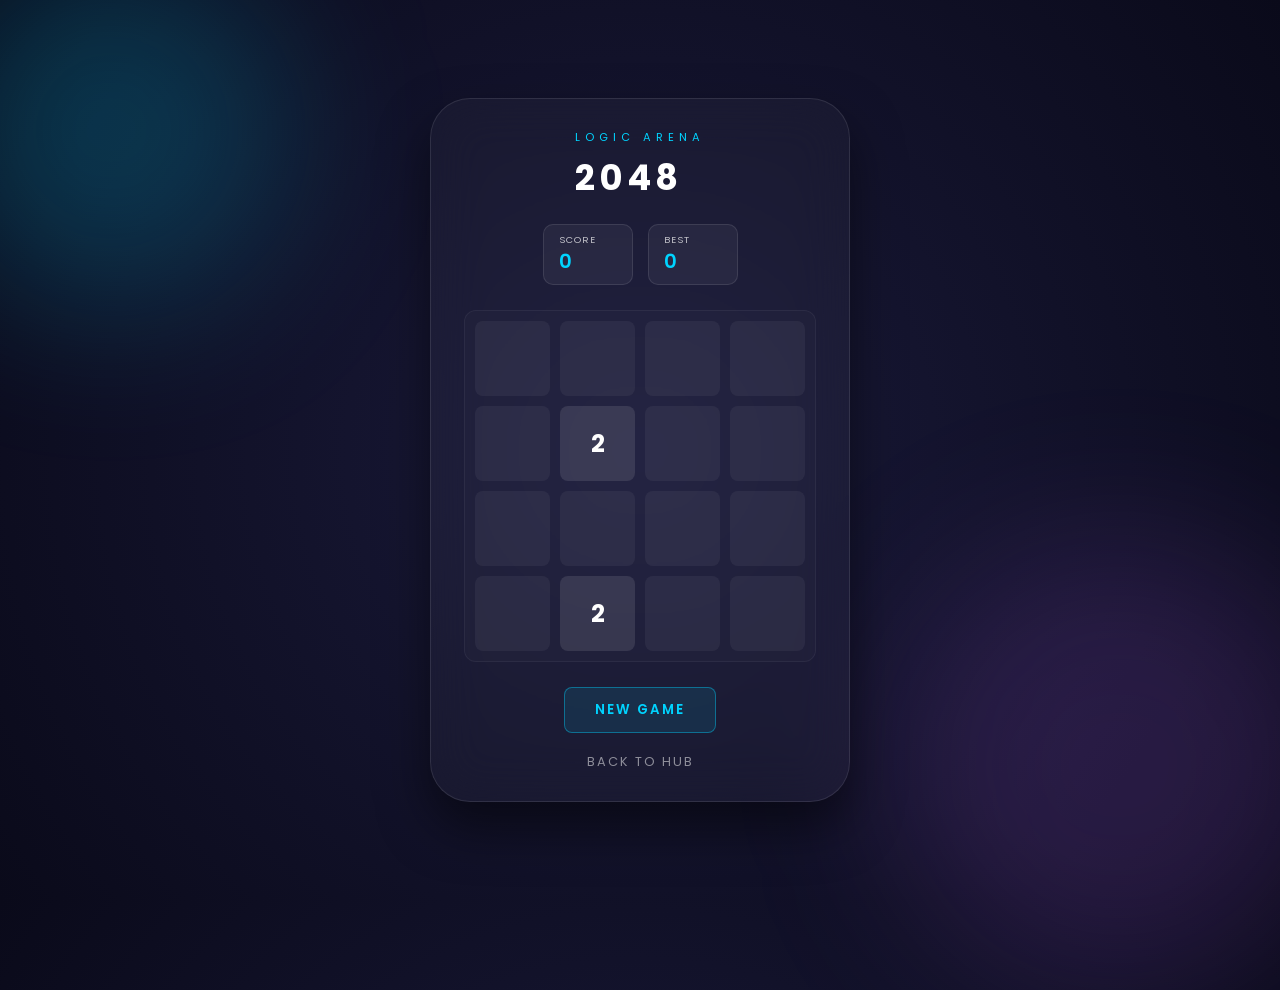
<file: 2048/index.html>
<!DOCTYPE html>
<html lang="en">
<head>
    <meta charset="UTF-8">
    <meta name="viewport" content="width=device-width, initial-scale=1.0">
    <title>2048 Arena</title>
    <link rel="stylesheet" href="style.css">
    <link href="https://fonts.googleapis.com/css2?family=Poppins:wght@300;600&display=swap" rel="stylesheet">
</head>
<body>
    <div class="background-decor">
        <div class="circle circle-1"></div>
        <div class="circle circle-2"></div>
    </div>

    <div class="glass-container">
        <header>
            <p class="subtitle">Logic Arena</p>
            <h1>2048</h1>
        </header>

        <div class="score-container">
            <div class="score-box">
                <p>SCORE</p>
                <span id="score">0</span>
            </div>
            <div class="score-box">
                <p>BEST</p>
                <span id="best-score">0</span>
            </div>
        </div>

        <div class="grid" id="grid">
            </div>

        <div class="controls">
            <button id="reset-btn" onclick="startGame()">New Game</button>
        </div>

        <div class="nav-container">
            <a href="../index.html" class="return-btn">Back to Hub</a>
        </div>
    </div>

    <div id="game-over" class="overlay hide">
        <h2 id="over-msg">Game Over!</h2>
        <button class="retry-btn" onclick="startGame()">Try Again</button>
    </div>

    <script src="app.js"></script>
</body>
</html>
</file>
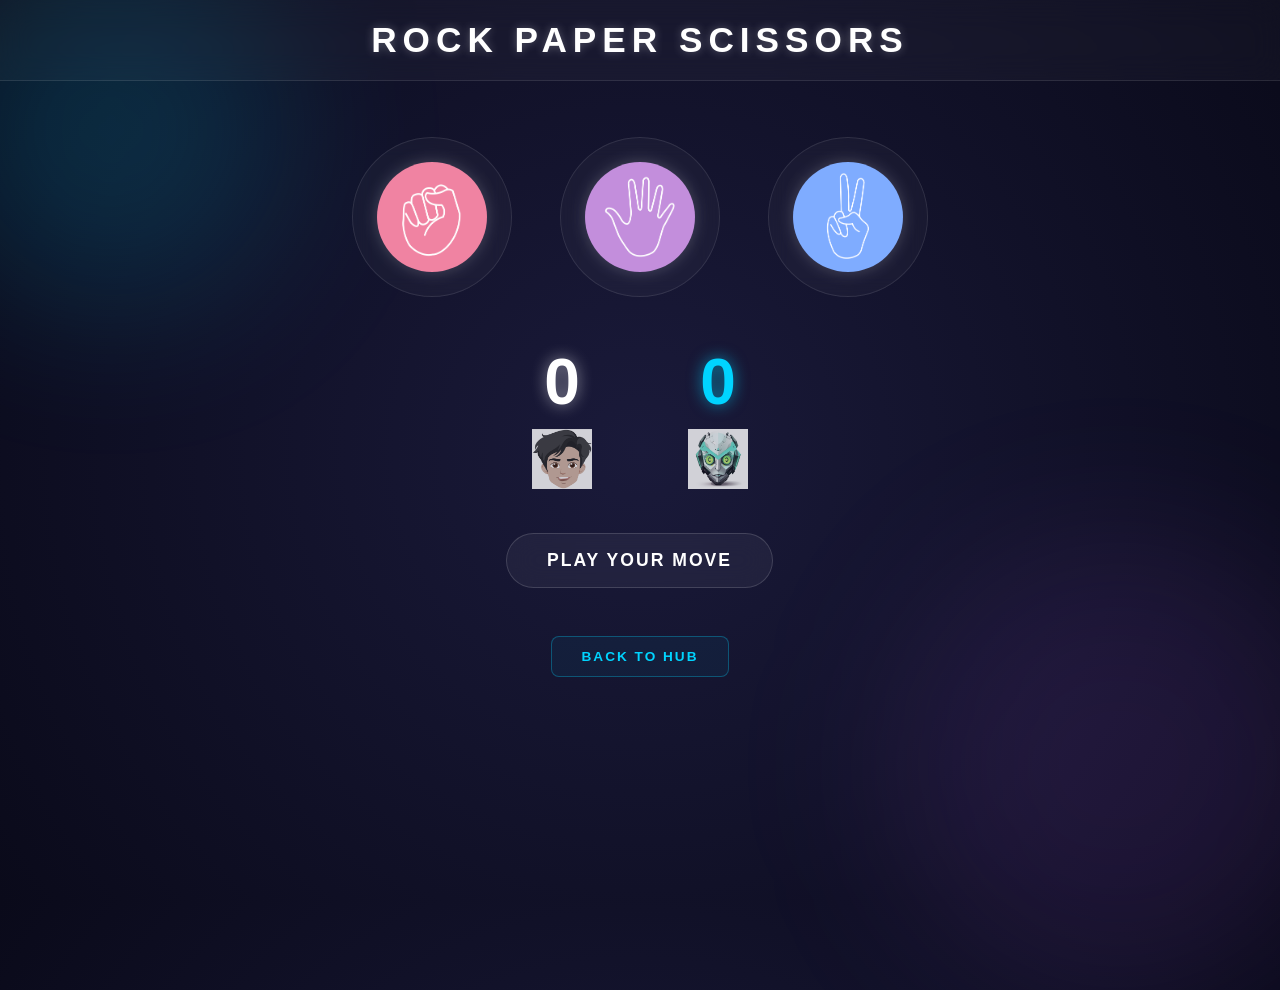
<file: rps/index.html>
<!DOCTYPE html>
<html lang="en">
<head>
    <meta charset="UTF-8">
    <meta name="viewport" content="width=device-width, initial-scale=1.0">
    <title>Rock Paper Scissors</title>
    <link rel="stylesheet" href="style.css">
</head>
<body>
    <div class="background-decor">
        <div class="circle circle-1"></div>
        <div class="circle circle-2"></div>
    </div>

    <h1>Rock Paper Scissors</h1>
    
    <main>
        <div class="choices">
            <div class="choice" id="rock">
                <img src="./images/rock.png"> 
            </div>
            <div class="choice" id="paper">
                <img src="./images/paper.png"> 
            </div>
            <div class="choice" id="scissors">
                <img src="./images/scissors.png"> 
            </div>
        </div>

        <div class="score-board">
            <div class="score">
                <p id="user-score">0</p>
                <img src="./images/man.png"> 
            </div>
            <div class="score">
                <p id="comp-score">0</p>
                <img src="./images/com.png"> 
            </div>
        </div>

        <div class="message-container">
            <p id="msg">Play your move</p>
        </div>

        <div class="nav-container">
            <a href="../index.html" class="return-btn">Back to Hub</a>
        </div>
    </main>

    <script src="app.js"></script>
</body>
</html>
</file>
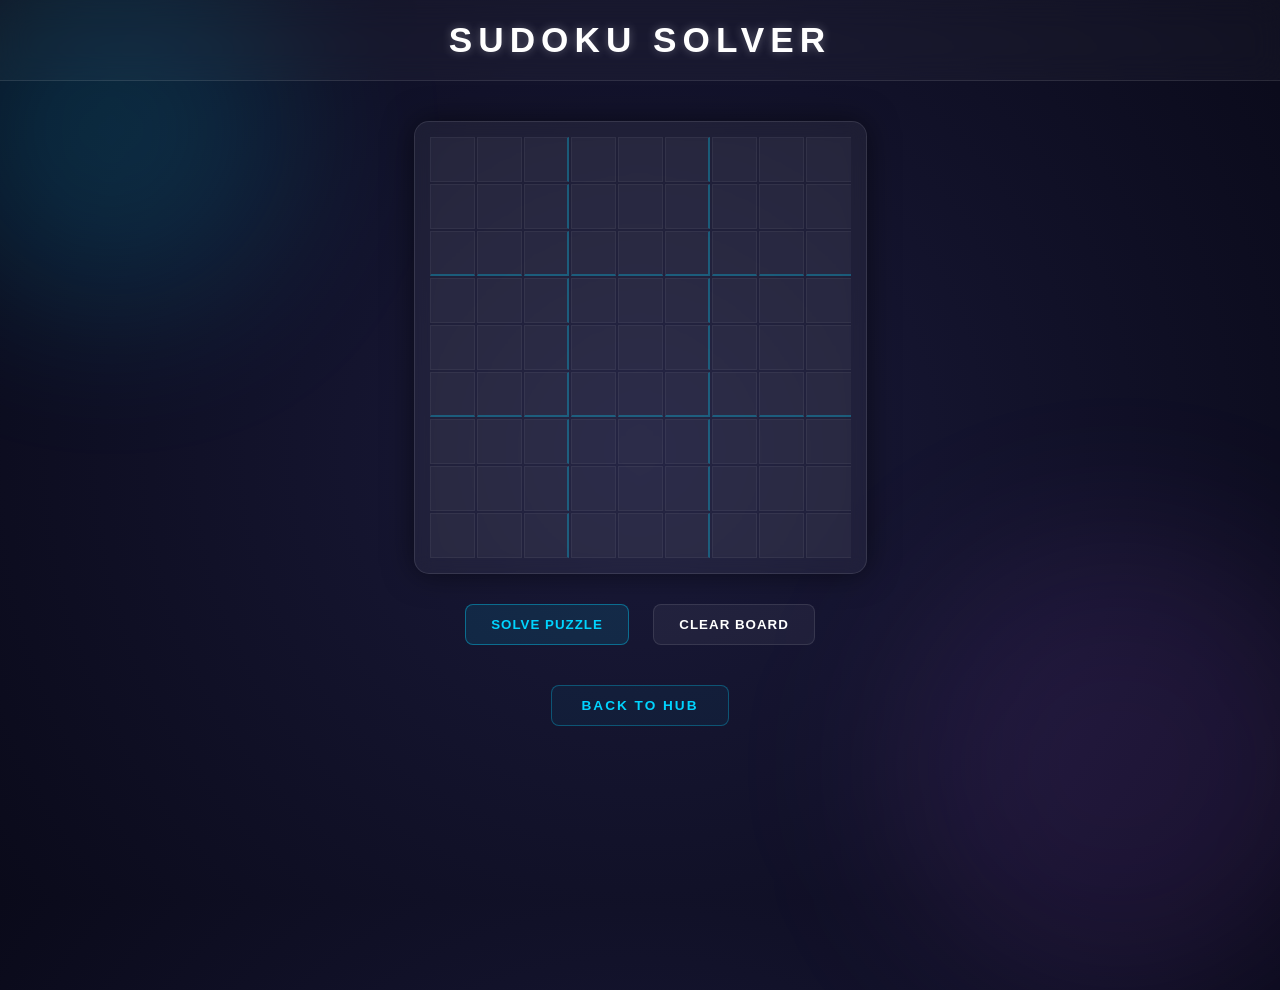
<file: sudoku/index.html>
<!DOCTYPE html>
<html lang="en">
<head>
    <meta charset="UTF-8">
    <meta name="viewport" content="width=device-width, initial-scale=1.0">
    <title>Sudoku Solver</title>
    <link rel="stylesheet" href="style.css">
</head>
<body>
    <div class="background-decor">
        <div class="circle circle-1"></div>
        <div class="circle circle-2"></div>
    </div>

    <h1>Sudoku Solver</h1>

    <div class="board" id="board"></div>

    <div class="controls">
        <button class="solve-btn" onclick="solveSudoku()">Solve Puzzle</button>
        <button class="clear-btn" onclick="clearBoard()">Clear Board</button>
    </div>

    <div class="nav-container">
        <a class="return-btn" href="../index.html">Back to Hub</a>
    </div>

    <script src="app.js"></script>
</body>
</html>
</file>
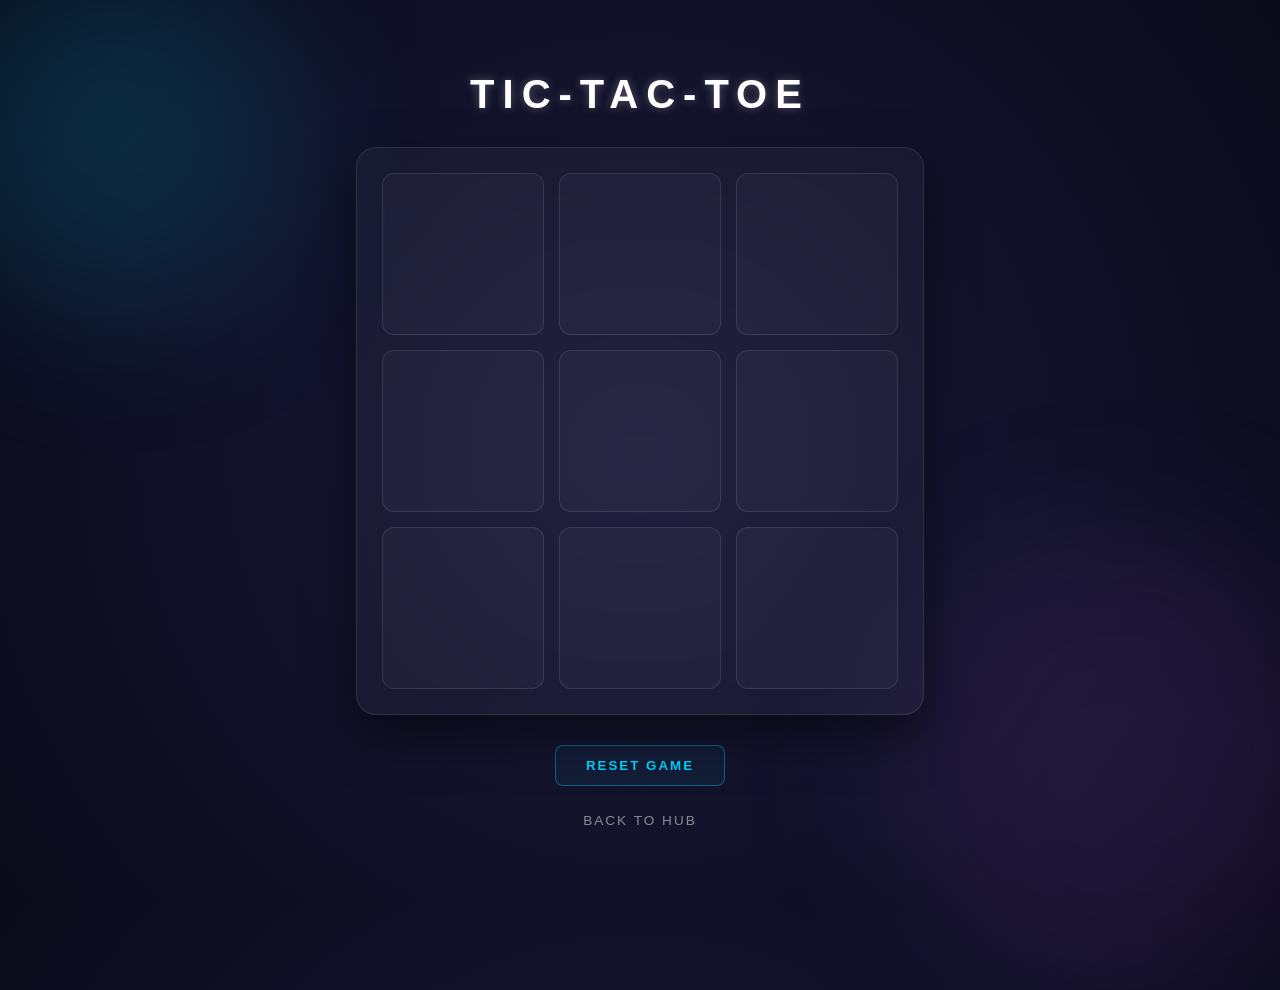
<file: ttt/index.html>
<!DOCTYPE html>
<html lang="en">
<head>
    <meta charset="UTF-8">
    <meta name="viewport" content="width=device-width, initial-scale=1.0">
    <title>Tic-Tac-Toe Arena</title>
    <link rel="stylesheet" href="style.css">
</head>
<body>
    <div class="background-decor">
        <div class="circle circle-1"></div>
        <div class="circle circle-2"></div>
    </div>

    <div class="msg-container hide">
        <p id="msg">Winner</p>
        <button id="newBtn">New Game</button>
    </div>

    <div class="hidek">
        <h1>Tic-Tac-Toe</h1>
        <div class="container">
            <div class="game">
                <button class="box"></button>
                <button class="box"></button>
                <button class="box"></button>
                <button class="box"></button>
                <button class="box"></button>
                <button class="box"></button>
                <button class="box"></button>
                <button class="box"></button>
                <button class="box"></button>
            </div>
        </div>
        
        <button id="reset-btn">Reset Game</button>

        <div class="nav-container">
            <a href="../index.html" class="return-btn">Back to Hub</a>
        </div>
    </div>

    <script src="app.js"></script>
</body>
</html>
</file>
<file: 2048/style.css>
* {
    margin: 0;
    padding: 0;
    box-sizing: border-box;
    font-family: 'Poppins', sans-serif;
}

body {
    background: #0a0a1a;
    background: radial-gradient(circle at center, #1a1a3a 0%, #0a0a1a 100%);
    min-height: 100vh;
    display: flex;
    justify-content: center;
    align-items: center;
    color: white;
    overflow: hidden;
}

/* --- BACKGROUND DECOR --- */
.background-decor .circle {
    position: absolute;
    border-radius: 50%;
    filter: blur(80px);
    z-index: -1;
}
.circle-1 { width: 350px; height: 350px; top: -5%; left: -5%; background: rgba(0, 212, 255, 0.2); }
.circle-2 { width: 450px; height: 450px; bottom: -10%; right: -5%; background: rgba(186, 104, 255, 0.15); }

/* --- RECTIFIED CONTAINER --- */
.glass-container {
    background: rgba(255, 255, 255, 0.03);
    backdrop-filter: blur(25px);
    border: 1px solid rgba(255, 255, 255, 0.1);
    border-radius: 40px;
    padding: 30px 50px;
    display: flex;
    flex-direction: column;
    align-items: center;
    box-shadow: 0 25px 50px rgba(0, 0, 0, 0.5);
    width: 420px;
}

.subtitle { font-size: 0.7rem; text-transform: uppercase; letter-spacing: 5px; color: #00d4ff; margin-bottom: 5px; }
h1 { font-size: 2.2rem; margin-bottom: 20px; letter-spacing: 4px; text-transform: uppercase; }

/* --- SCORE --- */
.score-container {
    display: flex;
    justify-content: center;
    gap: 15px;
    margin-bottom: 25px;
}
.score-box {
    background: rgba(255, 255, 255, 0.05);
    padding: 8px 15px;
    border-radius: 10px;
    border: 1px solid rgba(255, 255, 255, 0.1);
    min-width: 90px;
}
.score-box p { font-size: 0.6rem; letter-spacing: 1px; opacity: 0.7; }
.score-box span { font-size: 1.2rem; font-weight: 600; color: #00d4ff; }

/* --- GRID (Fixed collapse) --- */
.grid {
    display: grid;
    grid-template-columns: repeat(4, 75px);
    grid-template-rows: repeat(4, 75px);
    gap: 10px;
    background: rgba(255, 255, 255, 0.02);
    padding: 10px;
    border-radius: 12px;
    border: 1px solid rgba(255, 255, 255, 0.05);
}

.cell {
    width: 75px;
    height: 75px;
    background: rgba(255, 255, 255, 0.05);
    border-radius: 8px;
    display: flex;
    justify-content: center;
    align-items: center;
    font-size: 1.5rem;
    font-weight: 700;
    transition: transform 0.1s, background 0.2s;
}

/* --- TILE GLOWS --- */
.tile-2 { background: rgba(255, 255, 255, 0.1); color: #fff; }
.tile-4 { background: rgba(255, 255, 255, 0.2); color: #fff; box-shadow: 0 0 10px rgba(255,255,255,0.2); }
.tile-8 { background: rgba(0, 212, 255, 0.1); color: #00d4ff; border: 1px solid #00d4ff; }
.tile-16 { background: rgba(0, 212, 255, 0.2); color: #00d4ff; box-shadow: 0 0 15px rgba(0, 212, 255, 0.4); }
.tile-32 { background: rgba(0, 212, 255, 0.3); color: #00d4ff; box-shadow: 0 0 20px rgba(0, 212, 255, 0.6); }
.tile-64 { background: #00d4ff; color: #0a0a1a; box-shadow: 0 0 25px rgba(0, 212, 255, 0.8); }

/* --- RECTIFIED ALIGNMENT FOR BUTTONS --- */
.controls { width: 100%; display: flex; justify-content: center; }

#reset-btn {
    margin-top: 25px;
    padding: 12px 30px;
    border-radius: 8px;
    border: 1px solid rgba(0, 212, 255, 0.4);
    background: rgba(0, 212, 255, 0.1);
    color: #00d4ff;
    cursor: pointer;
    text-transform: uppercase;
    font-weight: 600;
    letter-spacing: 2px;
    transition: 0.3s;
}

#reset-btn:hover {
    background: #00d4ff;
    color: #0a0a1a;
    box-shadow: 0 0 20px rgba(0, 212, 255, 0.5);
}

.nav-container {
    width: 100%;
    margin-top: 20px;
    display: flex;
    justify-content: center;
}

.return-btn {
    text-decoration: none;
    color: rgba(255, 255, 255, 0.5);
    font-size: 0.8rem;
    letter-spacing: 2px;
    text-transform: uppercase;
    transition: 0.3s;
}

.return-btn:hover { color: #00d4ff; }

.overlay { position: fixed; top: 0; left: 0; width: 100%; height: 100%; background: rgba(10, 10, 26, 0.9); display: flex; flex-direction: column; justify-content: center; align-items: center; z-index: 100; }
.hide { display: none !important; }
</file>
<file: rps/style.css>
* {
    margin: 0;
    padding: 0;
    box-sizing: border-box;
    text-align: center;
    font-family: 'Poppins', sans-serif;
}

body {
    /* Deep space radial gradient matching Chess Arena */
    background: #0a0a1a;
    background: radial-gradient(circle at center, #1a1a3a 0%, #0a0a1a 100%);
    min-height: 100vh;
    color: white;
    overflow-x: hidden;
    display: flex;
    flex-direction: column;
    align-items: center;
}

/* --- BACKGROUND DECOR --- */
.background-decor .circle {
    position: absolute;
    border-radius: 50%;
    filter: blur(80px);
    z-index: -1;
}

.circle-1 { 
    width: 350px; height: 350px; 
    top: -5%; left: -5%; 
    background: rgba(0, 212, 255, 0.15); 
}

.circle-2 { 
    width: 450px; height: 450px; 
    bottom: -10%; right: -5%; 
    background: rgba(186, 104, 255, 0.1); 
}

/* --- HEADER --- */
h1 {
    width: 100%;
    background: rgba(255, 255, 255, 0.03);
    backdrop-filter: blur(15px);
    -webkit-backdrop-filter: blur(15px);
    line-height: 5rem;
    font-size: 2.2rem;
    letter-spacing: 6px;
    text-transform: uppercase;
    border-bottom: 1px solid rgba(255, 255, 255, 0.1);
    text-shadow: 0 0 10px rgba(255, 255, 255, 0.3);
}

/* --- CHOICES SECTION --- */
.choices {
    display: flex;
    justify-content: center;
    gap: 3rem;
    margin-top: 3.5rem;
}

.choice {
    height: 160px;
    width: 160px;
    border-radius: 50%;
    display: flex;
    justify-content: center;
    align-items: center;
    background: rgba(255, 255, 255, 0.03);
    backdrop-filter: blur(10px);
    border: 1px solid rgba(255, 255, 255, 0.1);
    cursor: pointer;
    transition: 0.4s cubic-bezier(0.175, 0.885, 0.32, 1.275);
}

.choice:hover {
    background: rgba(0, 212, 255, 0.1);
    transform: scale(1.1);
    border: 1px solid rgba(0, 212, 255, 0.6);
    box-shadow: 0 0 30px rgba(0, 212, 255, 0.4), 
                inset 0 0 15px rgba(0, 212, 255, 0.2);
}

.choice img {
    height: 110px;
    width: 110px;
    border-radius: 50%;
    object-fit: cover;
    filter: drop-shadow(0 0 8px rgba(255, 255, 255, 0.2));
}

/* --- SCORE BOARD --- */
.score-board {
    margin-top: 3rem;
    display: flex;
    justify-content: center;
    gap: 6rem;
}

.score img {
    height: 60px;
    width: 60px;
    margin-top: 10px;
    filter: grayscale(0.5) opacity(0.8);
}

#user-score, 
#comp-score {
    font-size: 4rem;
    font-weight: 700;
}

#user-score {
    color: #ffffff;
    text-shadow: 0 0 15px rgba(255, 255, 255, 0.5);
}

#comp-score {
    color: #00d4ff;
    text-shadow: 0 0 15px rgba(0, 212, 255, 0.6);
}

/* --- MESSAGE BOX --- */
.message-container {
    margin-top: 2.5rem;
}

#msg {
    font-size: 1.1rem;
    font-weight: 600;
    text-transform: uppercase;
    letter-spacing: 2px;
    background: rgba(255, 255, 255, 0.05);
    backdrop-filter: blur(15px);
    padding: 1rem 2.5rem;
    border-radius: 50px;
    display: inline-block;
    border: 1px solid rgba(255, 255, 255, 0.15);
    transition: 0.3s ease;
}

/* --- NAVIGATION BUTTON --- */
.nav-container {
    margin-top: 3rem;
    margin-bottom: 2rem;
}

.return-btn {
    text-decoration: none;
    color: #00d4ff;
    font-weight: 600;
    text-transform: uppercase;
    letter-spacing: 2px;
    font-size: 0.85rem;
    padding: 12px 30px;
    border: 1px solid rgba(0, 212, 255, 0.3);
    border-radius: 8px;
    transition: 0.3s;
    display: inline-block;
    background: rgba(0, 212, 255, 0.05);
}

.return-btn:hover {
    background: rgba(0, 212, 255, 0.15);
    box-shadow: 0 0 20px rgba(0, 212, 255, 0.4);
    transform: translateY(-3px);
}
</file>
<file: sudoku/style.css>
* {
    margin: 0;
    padding: 0;
    box-sizing: border-box;
    text-align: center;
    font-family: 'Poppins', sans-serif;
}

body {
    background: #0a0a1a;
    background: radial-gradient(circle at center, #1a1a3a 0%, #0a0a1a 100%);
    min-height: 100vh;
    color: white;
    overflow-x: hidden;
    display: flex;
    flex-direction: column;
    align-items: center;
}

/* --- BACKGROUND DECOR --- */
.background-decor .circle {
    position: absolute;
    border-radius: 50%;
    filter: blur(80px);
    z-index: -1;
}

.circle-1 { 
    width: 350px; height: 350px; 
    top: -5%; left: -5%; 
    background: rgba(0, 212, 255, 0.15); 
}

.circle-2 { 
    width: 450px; height: 450px; 
    bottom: -10%; right: -5%; 
    background: rgba(186, 104, 255, 0.1); 
}

h1 {
    width: 100%;
    background: rgba(255, 255, 255, 0.03);
    backdrop-filter: blur(15px);
    line-height: 5rem;
    font-size: 2.2rem;
    letter-spacing: 6px;
    text-transform: uppercase;
    border-bottom: 1px solid rgba(255, 255, 255, 0.1);
    text-shadow: 0 0 10px rgba(255, 255, 255, 0.3);
    margin-bottom: 20px;
}

/* --- SUDOKU BOARD --- */
.board {
    display: grid;
    grid-template-columns: repeat(9, 45px);
    gap: 2px;
    justify-content: center;
    margin: 20px auto;
    background: rgba(255, 255, 255, 0.05);
    padding: 15px;
    border-radius: 15px;
    backdrop-filter: blur(10px);
    border: 1px solid rgba(255, 255, 255, 0.1);
    box-shadow: 0 0 30px rgba(0, 0, 0, 0.5);
}

.board input {
    width: 45px;
    height: 45px;
    text-align: center;
    font-size: 1.2rem;
    border: 1px solid rgba(255, 255, 255, 0.05);
    background: rgba(255, 255, 255, 0.03);
    color: #00d4ff; /* Neon Cyan numbers */
    font-weight: bold;
    outline: none;
    transition: 0.3s;
}

/* Thicker borders for the 3x3 grids */
.board input:nth-child(3n) { border-right: 2px solid rgba(0, 212, 255, 0.3); }
.board input:nth-child(9n) { border-right: none; }
.board input:nth-child(n+19):nth-child(-n+27),
.board input:nth-child(n+46):nth-child(-n+54) {
    border-bottom: 2px solid rgba(0, 212, 255, 0.3);
}

.board input:focus {
    background: rgba(0, 212, 255, 0.1);
    box-shadow: inset 0 0 10px rgba(0, 212, 255, 0.5);
    color: white;
}

/* --- BUTTONS --- */
button {
    padding: 12px 25px;
    margin: 10px;
    border-radius: 8px;
    border: 1px solid rgba(255, 255, 255, 0.1);
    font-weight: bold;
    text-transform: uppercase;
    letter-spacing: 1px;
    cursor: pointer;
    transition: 0.3s;
}

.solve-btn {
    background: rgba(0, 212, 255, 0.1);
    color: #00d4ff;
    border: 1px solid rgba(0, 212, 255, 0.4);
}

.solve-btn:hover {
    background: #00d4ff;
    color: #0a0a1a;
    box-shadow: 0 0 20px rgba(0, 212, 255, 0.5);
}

.clear-btn {
    background: rgba(255, 255, 255, 0.05);
    color: white;
}

.clear-btn:hover {
    background: rgba(255, 77, 77, 0.2);
    border-color: #ff4d4d;
}

/* --- NAV BUTTON --- */
.nav-container { margin-top: 30px; }

.return-btn {
    text-decoration: none;
    color: #00d4ff;
    font-weight: 600;
    text-transform: uppercase;
    letter-spacing: 2px;
    font-size: 0.85rem;
    padding: 12px 30px;
    border: 1px solid rgba(0, 212, 255, 0.3);
    border-radius: 8px;
    transition: 0.3s;
    display: inline-block;
    background: rgba(0, 212, 255, 0.05);
}

.return-btn:hover {
    background: rgba(0, 212, 255, 0.15);
    box-shadow: 0 0 20px rgba(0, 212, 255, 0.4);
    transform: translateY(-3px);
}
</file>
<file: ttt/style.css>
* {
    margin: 0;
    padding: 0;
    box-sizing: border-box;
    font-family: 'Poppins', sans-serif;
}

body {
    background: #0a0a1a;
    background: radial-gradient(circle at center, #1a1a3a 0%, #0a0a1a 100%);
    min-height: 100vh;
    display: flex;
    justify-content: center;
    align-items: center;
    color: white;
    overflow: hidden;
}

/* --- DECORATIVE ORBS --- */
.background-decor .circle {
    position: absolute;
    border-radius: 50%;
    filter: blur(80px);
    z-index: -1;
}
.circle-1 { width: 350px; height: 350px; top: -5%; left: -5%; background: rgba(0, 212, 255, 0.15); }
.circle-2 { width: 450px; height: 450px; bottom: -10%; right: -5%; background: rgba(186, 104, 255, 0.1); }

/* --- MAIN LAYOUT --- */
.hidek {
    display: flex;
    flex-direction: column;
    align-items: center;
    width: 100%;
}

h1 {
    font-size: 2.5rem;
    letter-spacing: 8px;
    text-transform: uppercase;
    margin-bottom: 30px;
    text-shadow: 0 0 10px rgba(255, 255, 255, 0.3);
}

.game {
    display: grid;
    grid-template-columns: repeat(3, 1fr);
    gap: 15px;
    background: rgba(255, 255, 255, 0.03);
    padding: 25px;
    border-radius: 20px;
    backdrop-filter: blur(15px);
    border: 1px solid rgba(255, 255, 255, 0.1);
    box-shadow: 0 20px 50px rgba(0, 0, 0, 0.5);
}

.box {
    height: 18vmin;
    width: 18vmin;
    border-radius: 12px;
    border: 1px solid rgba(255, 255, 255, 0.1);
    font-size: 8vmin;
    background: rgba(255, 255, 255, 0.03);
    cursor: pointer;
    transition: 0.3s;
}

.box:hover:not(:disabled) {
    background: rgba(0, 212, 255, 0.08);
    border-color: rgba(0, 212, 255, 0.4);
}

/* Player Glow Effects */
.o-glow { color: #ffffff; text-shadow: 0 0 15px rgba(255, 255, 255, 0.8); }
.x-glow { color: #00d4ff; text-shadow: 0 0 15px rgba(0, 212, 255, 0.8); }

/* --- BUTTONS --- */
#reset-btn, #newBtn {
    padding: 12px 30px;
    border-radius: 8px;
    border: 1px solid rgba(0, 212, 255, 0.4);
    background: rgba(0, 212, 255, 0.05);
    color: #00d4ff;
    cursor: pointer;
    margin-top: 30px;
    font-weight: 600;
    text-transform: uppercase;
    letter-spacing: 2px;
    transition: 0.3s;
}

#reset-btn:hover, #newBtn:hover {
    background: rgba(0, 212, 255, 0.15);
    box-shadow: 0 0 20px rgba(0, 212, 255, 0.4);
}

/* --- OVERLAY --- */
.msg-container {
    position: fixed;
    top: 0;
    left: 0;
    width: 100%;
    height: 100%;
    background: rgba(10, 10, 26, 0.95);
    backdrop-filter: blur(10px);
    display: flex;
    flex-direction: column;
    justify-content: center;
    align-items: center;
    z-index: 100;
}

#msg {
    font-size: 3.5rem;
    color: white;
    margin-bottom: 20px;
    text-transform: uppercase;
    letter-spacing: 4px;
    text-shadow: 0 0 20px rgba(0, 212, 255, 0.6);
}

/* --- NAV --- */
.nav-container {
    margin-top: 25px;
}

.return-btn {
    text-decoration: none;
    color: rgba(255, 255, 255, 0.5);
    font-size: 0.85rem;
    text-transform: uppercase;
    letter-spacing: 2px;
    transition: 0.3s;
}

.return-btn:hover {
    color: #00d4ff;
    text-shadow: 0 0 8px rgba(0, 212, 255, 0.5);
}

.hide { display: none !important; }
</file>
